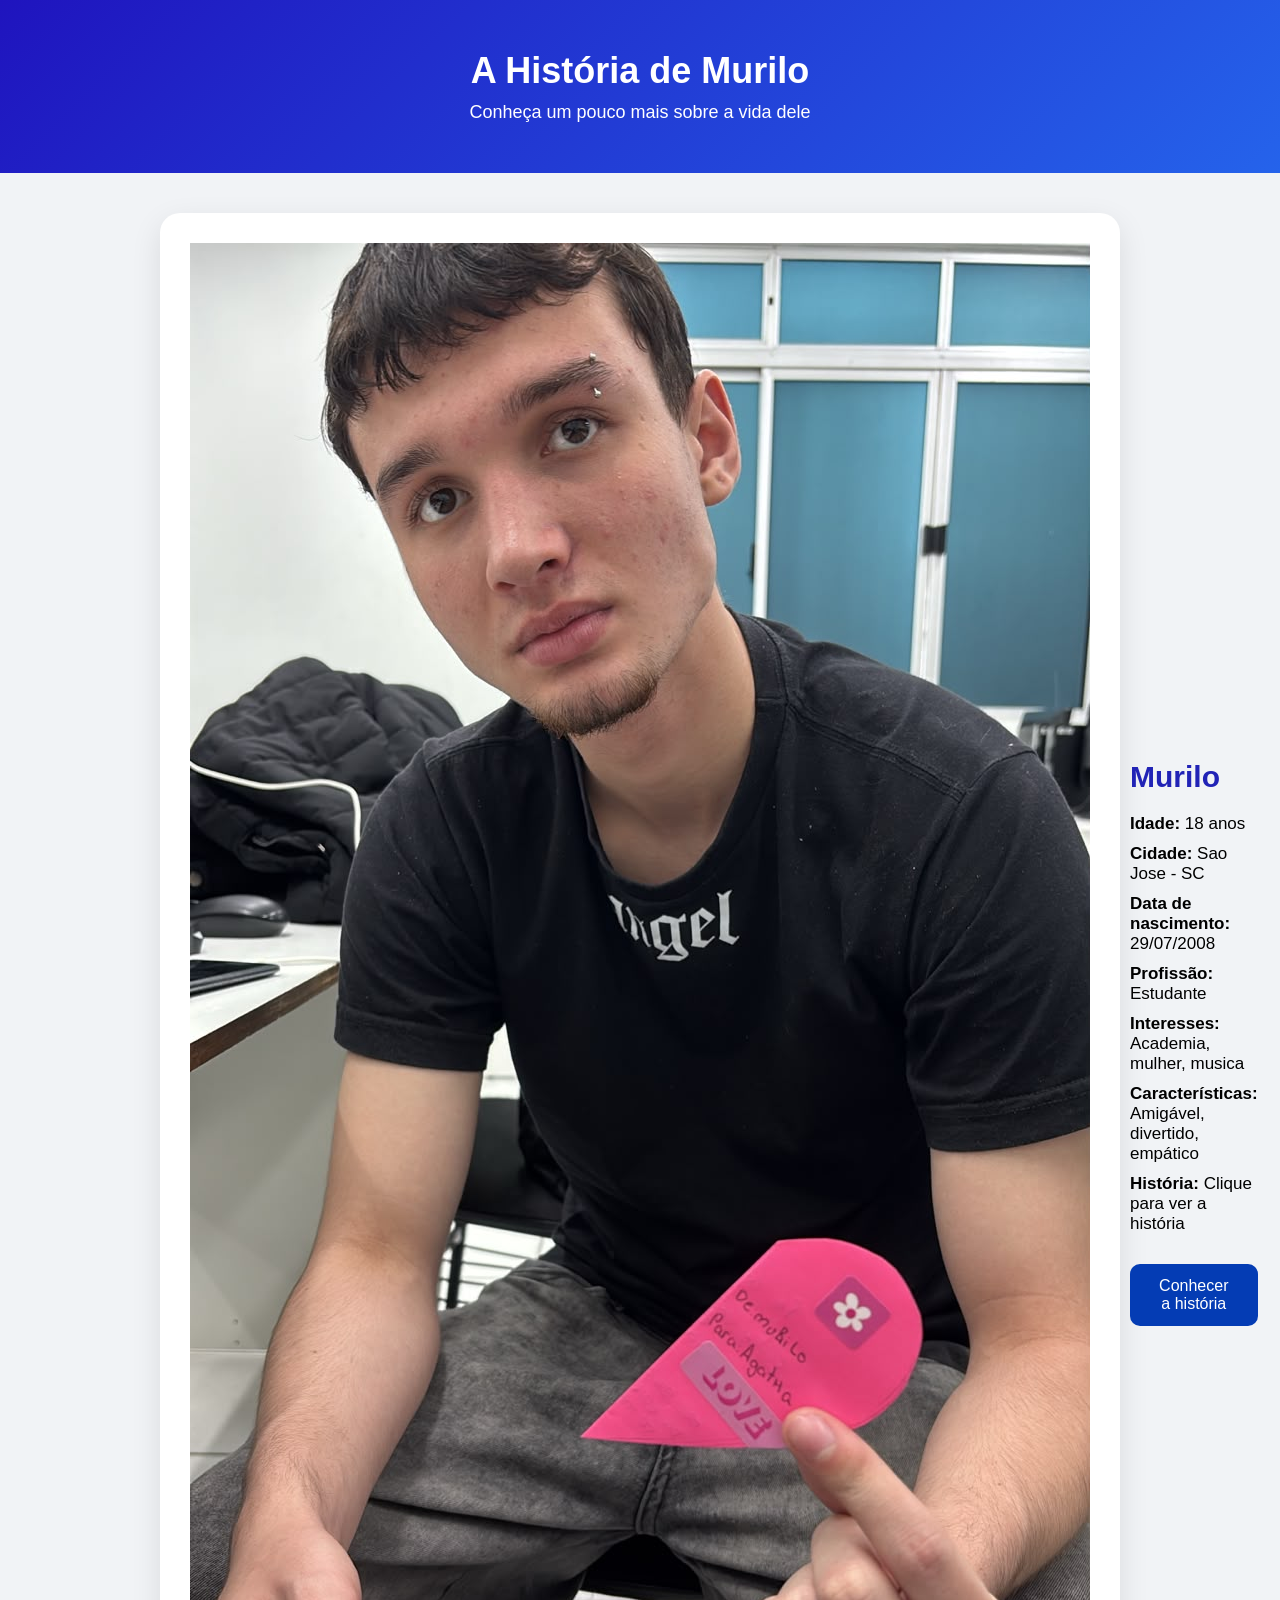
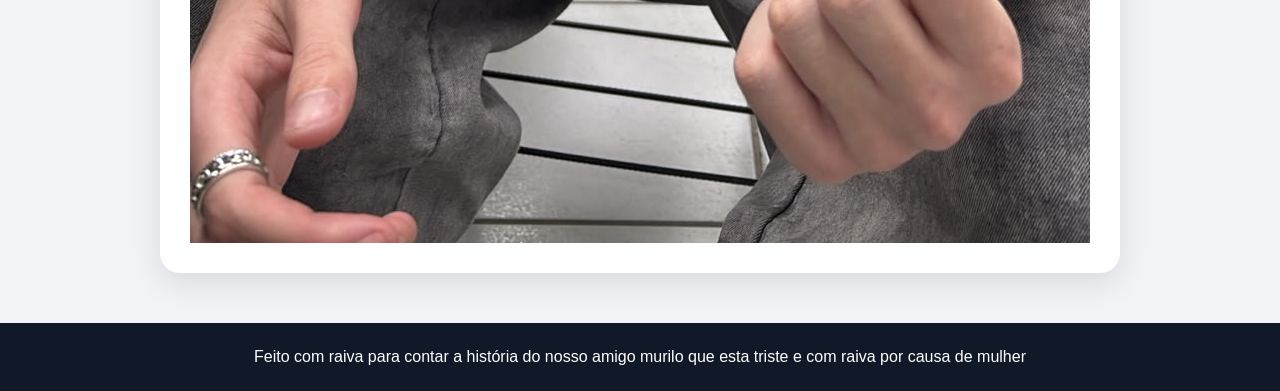
<file: index.html>
<!DOCTYPE html>
<html lang="pt-BR">
<head>
    <meta charset="UTF-8">
    <meta name="viewport" content="width=device-width, initial-scale=1.0">
    <title>História do Meu Amigo</title>
    <link rel="stylesheet" href="style.css"> 
    <script src="script.js" defer></script>
</head>

<body>

    <header>
        <h1>A História de Murilo</h1>
        <p>Conheça um pouco mais sobre a vida dele</p>
    </header>

    <main>

        <section class="perfil">
            <img id="fotoAmigo" src="WhatsApp Image murilo.jpeg" alt="Foto de Murilo">

            <div class="informacoes">
                <h2>Murilo</h2>

                <p><strong>Idade:</strong> <span id="idade">18 anos</span></p>
                <p><strong>Cidade:</strong> <span>Sao Jose - SC</span></p>
                <p><strong>Data de nascimento:</strong> <span>29/07/2008</span></p>
                <p><strong>Profissão:</strong> <span>Estudante</span></p>
                <p><strong>Interesses:</strong> <span>Academia, mulher, musica</span></p>
                <p><strong>Características:</strong> <span>Amigável, divertido, empático</span></p>
                <p><strong>História:</strong> <span id="historiaAmigo">Clique para ver a história</span></p>

                <button onclick="mostrarHistoria()">
                    Conhecer a história
                </button>
            </div>
        </section>


        <section id="historia" class="historia escondido">

            <h2>📖 Sobre a vida dele</h2>

            <p>
               O Murilo teve uma infância dificil e complicada...O padrasto dele era xarope porque 
               o Murilo nao lavava a louça.Murilo começou a usar drogas cedo(cigarro,maconha e pod), mais conseguiu sair dessa vida
            </p>

            <h2>⭐ Personalidade</h2>

            <p>
               Ele é um cara chato e sempre com fome, come toda a minha comida(lais escrevendo)ele tambem
               é muito engraçado e preguiçoso, mas é um cara gente boa pena que respira...
            </p>

            <h2>🎮 Hobbies e interesses</h2>

            <ul>
                <li>-mulher</li>
                <li>-beber</li>
                <li>-usar celular</li>
                <li>-musica(ele é MC)</li>
            </ul>

            <h2>💭 Curiosidades</h2>

            <div class="curiosidades">
                <div>🍕 Comida favorita: pizza</div>
                <div>🎵 Música favorita: invicto</div>
                <div>⚽ Time: vasco da gama</div>
                <div>🎮 Jogo favorito: gta 5</div>
            </div>

        </section>

    </main>

    <footer>
        <p>Feito com raiva para contar a história do nosso amigo murilo que esta triste e com raiva por causa de mulher</p>
    </footer>

</body>
</html>
</file>
<file: style.css>
* {
    margin: 0;
    padding: 0;
    box-sizing: border-box;
}

body {
    font-family: Arial, sans-serif;
    background: #f1f3f6;
    color: #000000;
}

header {
    background: linear-gradient(135deg, #1f14be, #2563eb);
    color: white;
    text-align: center;
    padding: 50px 20px;
}

header h1 {
    font-size: 36px;
    margin-bottom: 10px;
}

header p {
    font-size: 18px;
}

main {
    max-width: 1000px;
    margin: 40px auto;
    padding: 0 20px;
}

.perfil {
    background: white;
    border-radius: 20px;
    padding: 30px;
    display: flex;
    align-items: center;
    gap: 40px;
    box-shadow: 0 10px 30px rgba(0, 0, 0, 0.1);
}

.perfil img {
    .perfil img {
        width: 400px;
        height: 400px;
        object-fit: contain;
        border-radius: 50%;
        border: 6px solid #27217a;
        background: white;
    }
}
   

.informacoes h2 {
    font-size: 30px;
    margin-bottom: 20px;
    color: #2123b6;
}

.informacoes p {
    margin: 10px 0;
    font-size: 17px;
}

button {
    margin-top: 20px;
    padding: 13px 25px;
    border: none;
    border-radius: 10px;
    background: #043cb4;
    color: white;
    font-size: 16px;
    cursor: pointer;
    transition: 0.3s;
}

button:hover {
    background: #2563eb;
    transform: scale(1.05);
}

.historia {
    background: white;
    margin-top: 30px;
    padding: 35px;
    border-radius: 20px;
    box-shadow: 0 10px 30px rgba(0, 0, 0, 0.08);
}

.historia h2 {
    color: #0b08b8;
    margin: 25px 0 10px;
}

.historia h2:first-child {
    margin-top: 0;
}

.historia p {
    line-height: 1.7;
    font-size: 17px;
}

.historia ul {
    margin: 15px 0 0 25px;
    line-height: 2;
}

.curiosidades {
    display: grid;
    grid-template-columns: 1fr 1fr;
    gap: 15px;
    margin-top: 20px;
}

.curiosidades div {
    background: #f1f3f6;
    padding: 18px;
    border-radius: 10px;
}

.escondido {
    display: none;
}

footer {
    margin-top: 50px;
    padding: 25px;
    text-align: center;
    background: #111827;
    color: white;
}


/* RESPONSIVIDADE */

@media (max-width: 700px) {

    .perfil {
        flex-direction: column;
        text-align: center;
    }

    .perfil img {
        width: 200px;
        height: 200px;
    }

    header h1 {
        font-size: 28px;
    }

    .curiosidades {
        grid-template-columns: 1fr;
    }
}
</file>
